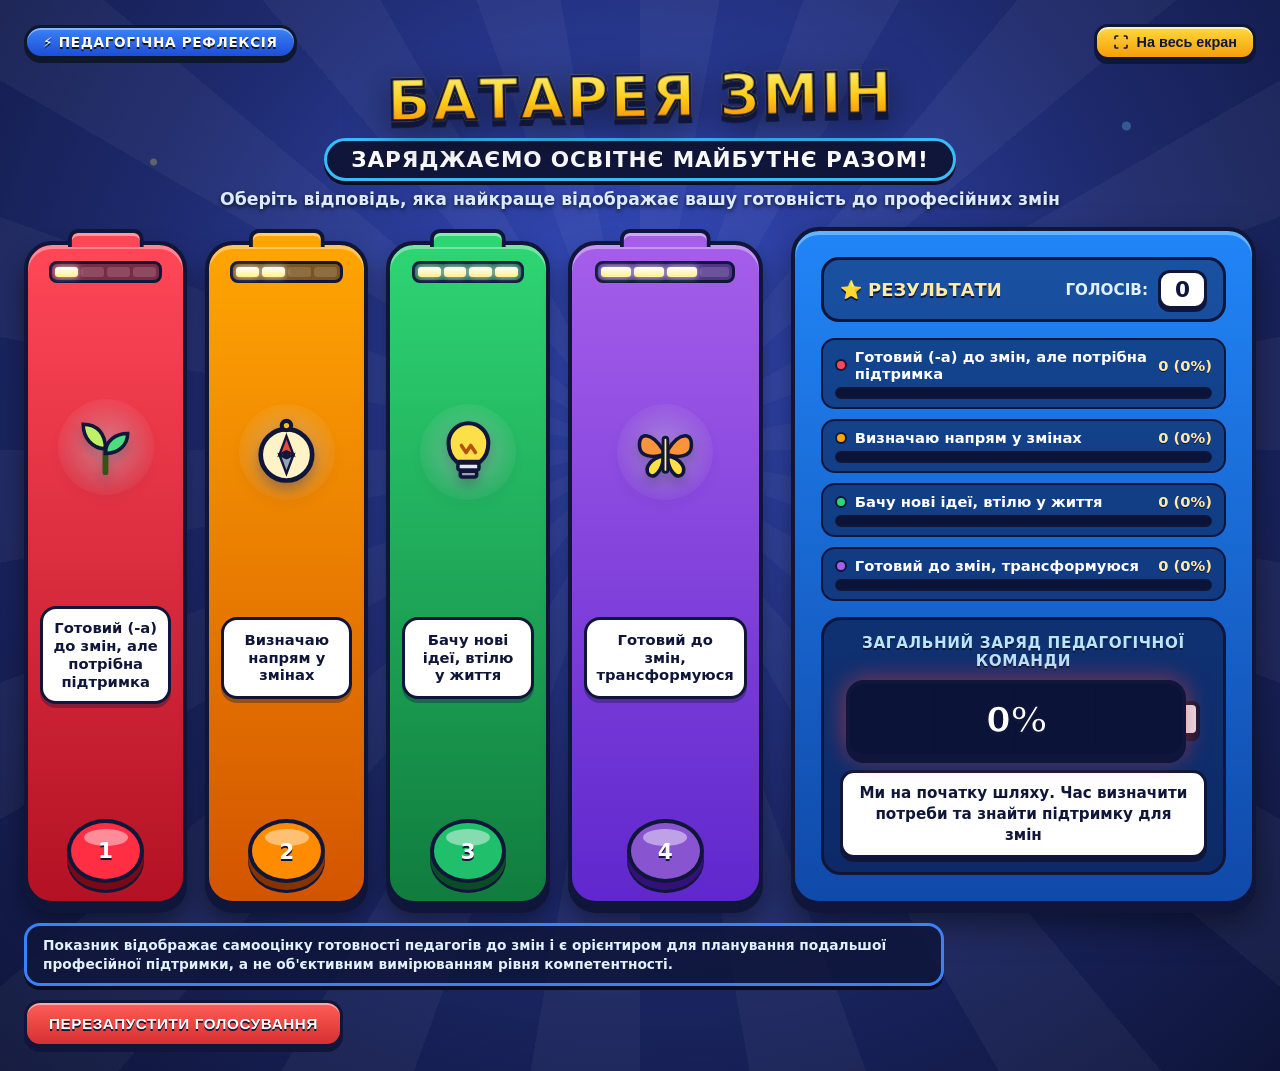
<file: public/assets/aistudio/code_artifact__3__d03e79ef.html>
<!DOCTYPE html>
<html lang="uk">
<head>
  <meta charset="UTF-8" />
  <meta name="viewport" content="width=device-width, initial-scale=1.0" />
  <title>БАТАРЕЯ ЗМІН: наскільки ми заряджені до трансформацій?</title>
  <style>
    :root {
      --bg-deep: #151c48;
      --bg-royal: #25368a;
      --gold-top: #fff275;
      --gold-mid: #ffca18;
      --gold-bot: #f5820b;
      --outline-dark: #10163a;

      /* Кольори карток-батарейок */
      --c1-top: #ff4757;
      --c1-bot: #b31224;
      --c1-btn: #ff2e43;
      --c1-shadow: #7a0915;

      --c2-top: #ffa502;
      --c2-bot: #d35400;
      --c2-btn: #ff8c00;
      --c2-shadow: #853300;

      --c3-top: #2ed573;
      --c3-bot: #107c3e;
      --c3-btn: #20bf6b;
      --c3-shadow: #084d25;

      --c4-top: #a55eea;
      --c4-bot: #5f27cd;
      --c4-btn: #8854d0;
      --c4-shadow: #341178;

      /* Синя ігрова панель статистики */
      --panel-top: #2185f7;
      --panel-bot: #1049a9;
      --panel-border: #63b3ff;

      /* Динамічні кольори загальної батареї */
      --bat-color: #ff3b30;
      --bat-color-2: #ff7675;
      --bat-glow: rgba(255, 59, 48, 0.55);
    }

    * {
      box-sizing: border-box;
      margin: 0;
      padding: 0;
      -webkit-tap-highlight-color: transparent;
    }

    body {
      font-family: "Trebuchet MS", "Arial Black", system-ui, -apple-system, sans-serif;
      background-color: var(--bg-deep);
      background-image:
        repeating-conic-gradient(
          from 0deg at 50% 42%,
          rgba(255, 255, 255, 0.04) 0deg 10deg,
          transparent 10deg 20deg
        ),
        radial-gradient(circle at 50% 35%, #374fc7 0%, #1d296b 55%, #0e1438 100%);
      color: #ffffff;
      min-height: 100vh;
      display: flex;
      flex-direction: column;
      justify-content: space-between;
      padding: clamp(12px, 2vw, 24px);
      overflow-x: hidden;
    }

    /* Декоративні зірочки / іскри на фоні */
    body::before {
      content: "";
      position: fixed;
      inset: 0;
      background-image:
        radial-gradient(circle at 12% 18%, rgba(255, 230, 100, 0.28) 0 3px, transparent 4px),
        radial-gradient(circle at 88% 14%, rgba(100, 210, 255, 0.3) 0 4px, transparent 5px),
        radial-gradient(circle at 76% 84%, rgba(255, 230, 100, 0.22) 0 3px, transparent 4px),
        radial-gradient(circle at 22% 86%, rgba(180, 130, 255, 0.25) 0 4px, transparent 5px);
      pointer-events: none;
      z-index: 0;
    }

    header, main, footer {
      position: relative;
      z-index: 1;
    }

    /* Верхня панель та ігровий заголовок */
    header {
      text-align: center;
      max-width: 1460px;
      width: 100%;
      margin: 0 auto 18px auto;
    }

    .top-bar {
      display: flex;
      justify-content: space-between;
      align-items: center;
      gap: 12px;
      margin-bottom: 4px;
    }

    .badge-pill {
      background: linear-gradient(180deg, #3b82f6 0%, #1d4ed8 100%);
      border: 3px solid #0f172a;
      box-shadow: 0 4px 0 #0f172a, inset 0 2px 0 rgba(255, 255, 255, 0.4);
      padding: 6px 16px;
      border-radius: 999px;
      font-size: 0.85rem;
      font-weight: 900;
      letter-spacing: 0.05em;
      text-transform: uppercase;
      color: #fff;
      text-shadow: 0 2px 0 #0f172a;
    }

    .fullscreen-btn {
      background: linear-gradient(180deg, #ffda3d 0%, #f59e0b 100%);
      border: 3px solid #10163a;
      box-shadow: 0 4px 0 #10163a, inset 0 2px 0 rgba(255, 255, 255, 0.65);
      color: #10163a;
      padding: 7px 16px;
      border-radius: 14px;
      font-size: 0.9rem;
      font-weight: 900;
      cursor: pointer;
      display: inline-flex;
      align-items: center;
      gap: 8px;
      transition: transform 0.12s ease, box-shadow 0.12s ease;
    }

    .fullscreen-btn:hover {
      transform: translateY(-2px);
      box-shadow: 0 6px 0 #10163a, inset 0 2px 0 rgba(255, 255, 255, 0.65);
    }

    .fullscreen-btn:active {
      transform: translateY(2px);
      box-shadow: 0 2px 0 #10163a;
    }

    .title-banner {
      display: inline-block;
      position: relative;
      padding: 4px 18px;
      transform: rotate(-1deg);
    }

    h1 {
      font-family: "Arial Black", "Impact", system-ui, sans-serif;
      font-size: clamp(2.1rem, 4.5vw, 3.7rem);
      font-weight: 900;
      letter-spacing: 0.03em;
      text-transform: uppercase;
      background: linear-gradient(180deg, var(--gold-top) 0%, var(--gold-mid) 52%, var(--gold-bot) 100%);
      -webkit-background-clip: text;
      -webkit-text-fill-color: transparent;
      -webkit-text-stroke: 2.5px var(--outline-dark);
      filter: drop-shadow(0 6px 0 var(--outline-dark)) drop-shadow(0 10px 20px rgba(0, 0, 0, 0.55));
      line-height: 1.05;
      margin-bottom: 6px;
    }

    .subtitle-ribbon {
      display: inline-block;
      background: #10163a;
      border: 3px solid #38bdf8;
      box-shadow: 0 4px 0 #090d24;
      color: #ffffff;
      font-size: clamp(1rem, 1.8vw, 1.35rem);
      font-weight: 900;
      text-transform: uppercase;
      letter-spacing: 0.04em;
      padding: 6px 24px;
      border-radius: 999px;
      margin-bottom: 8px;
    }

    .instruction {
      font-size: clamp(0.95rem, 1.35vw, 1.12rem);
      font-weight: 700;
      color: #dbeafe;
      text-shadow: 0 2px 4px rgba(0, 0, 0, 0.7);
    }

    /* Основна сітка: ліворуч 4 вертикальні батарейки, праворуч синя панель */
    main {
      max-width: 1480px;
      width: 100%;
      margin: 0 auto;
      display: grid;
      grid-template-columns: 1.35fr 0.85fr;
      gap: clamp(18px, 2.4vw, 28px);
      align-items: stretch;
      flex: 1;
    }

    /* 4 вертикальні картки-батарейки як на зразку */
    .cards-arena {
      display: grid;
      grid-template-columns: repeat(4, 1fr);
      gap: clamp(10px, 1.4vw, 18px);
      align-items: stretch;
      padding-top: 14px;
    }

    .battery-card {
      position: relative;
      display: flex;
      flex-direction: column;
      align-items: center;
      justify-content: space-between;
      border-radius: 28px;
      border: 4px solid var(--outline-dark);
      padding: 16px 12px 18px 12px;
      cursor: pointer;
      user-select: none;
      transition: transform 0.16s cubic-bezier(0.34, 1.56, 0.64, 1), filter 0.2s ease;
      box-shadow: 0 8px 0 var(--outline-dark), 0 14px 25px rgba(0, 0, 0, 0.45), inset 0 4px 0 rgba(255, 255, 255, 0.35);
      text-align: center;
      color: #ffffff;
    }

    /* Плюсовий контакт зверху кожної картки-батарейки */
    .battery-card::before {
      content: "";
      position: absolute;
      top: -16px;
      left: 50%;
      transform: translateX(-50%);
      width: 44%;
      height: 14px;
      border-radius: 10px 10px 0 0;
      border: 4px solid var(--outline-dark);
      border-bottom: none;
      box-shadow: inset 0 3px 0 rgba(255, 255, 255, 0.45);
    }

    .battery-card:hover {
      transform: translateY(-6px) scale(1.015);
      filter: brightness(1.06);
    }

    .battery-card:active, .battery-card.pulse {
      transform: translateY(4px) scale(0.97);
    }

    /* Індивідуальні градієнти 4 карток */
    .battery-card[data-key="support"] {
      background: linear-gradient(180deg, var(--c1-top) 0%, var(--c1-bot) 100%);
    }
    .battery-card[data-key="support"]::before {
      background: var(--c1-top);
    }

    .battery-card[data-key="direction"] {
      background: linear-gradient(180deg, var(--c2-top) 0%, var(--c2-bot) 100%);
    }
    .battery-card[data-key="direction"]::before {
      background: var(--c2-top);
    }

    .battery-card[data-key="ideas"] {
      background: linear-gradient(180deg, var(--c3-top) 0%, var(--c3-bot) 100%);
    }
    .battery-card[data-key="ideas"]::before {
      background: var(--c3-top);
    }

    .battery-card[data-key="transform"] {
      background: linear-gradient(180deg, var(--c4-top) 0%, var(--c4-bot) 100%);
    }
    .battery-card[data-key="transform"]::before {
      background: var(--c4-top);
    }

    /* Міні-індикатор поділок у верхній частині картки */
    .card-charge-strip {
      width: 86%;
      height: 22px;
      background: rgba(16, 22, 58, 0.55);
      border: 3px solid var(--outline-dark);
      border-radius: 8px;
      padding: 3px;
      display: grid;
      grid-template-columns: repeat(4, 1fr);
      gap: 3px;
      margin-bottom: 10px;
    }

    .card-charge-strip span {
      border-radius: 3px;
      background: rgba(255, 255, 255, 0.15);
    }

    .card-charge-strip span.lit {
      background: linear-gradient(180deg, #ffffff 0%, #fef08a 100%);
      box-shadow: 0 0 6px rgba(255, 255, 255, 0.8);
    }

    /* Ілюстрація в центрі картки */
    .card-avatar {
      width: clamp(76px, 7.5vw, 108px);
      height: clamp(76px, 7.5vw, 108px);
      background: radial-gradient(circle, rgba(255, 255, 255, 0.35) 0%, rgba(255, 255, 255, 0.05) 70%);
      border-radius: 50%;
      display: flex;
      align-items: center;
      justify-content: center;
      margin: 4px 0 10px 0;
      filter: drop-shadow(0 6px 6px rgba(16, 22, 58, 0.45));
      transition: transform 0.25s ease;
    }

    .battery-card:hover .card-avatar {
      transform: scale(1.08) rotate(-3deg);
    }

    .card-avatar svg {
      width: 78%;
      height: 78%;
    }

    /* Біла плашка з текстом відповіді як на зразку */
    .card-speech-box {
      background: #ffffff;
      color: #10163a;
      border: 3.5px solid var(--outline-dark);
      border-radius: 16px;
      padding: 10px 10px;
      width: 100%;
      min-height: 82px;
      display: flex;
      align-items: center;
      justify-content: center;
      font-size: clamp(0.9rem, 1.15vw, 1.08rem);
      font-weight: 900;
      line-height: 1.22;
      box-shadow: 0 4px 0 rgba(16, 22, 58, 0.35);
      margin-bottom: 14px;
    }

    /* Кругла об'ємна аркадна кнопка внизу кожної батарейки */
    .arcade-push-btn {
      width: clamp(64px, 6vw, 82px);
      height: clamp(54px, 5vw, 68px);
      border-radius: 50%;
      border: 4px solid var(--outline-dark);
      display: flex;
      align-items: center;
      justify-content: center;
      font-size: 1.35rem;
      font-weight: 900;
      color: #ffffff;
      text-shadow: 0 2px 0 var(--outline-dark);
      position: relative;
      transition: transform 0.1s ease, box-shadow 0.1s ease;
    }

    .arcade-push-btn::after {
      content: "";
      position: absolute;
      top: 6px;
      left: 18%;
      width: 64%;
      height: 30%;
      border-radius: 50%;
      background: rgba(255, 255, 255, 0.45);
    }

    .battery-card[data-key="support"] .arcade-push-btn {
      background: var(--c1-btn);
      box-shadow: 0 7px 0 var(--c1-shadow), 0 10px 0 var(--outline-dark);
    }
    .battery-card[data-key="direction"] .arcade-push-btn {
      background: var(--c2-btn);
      box-shadow: 0 7px 0 var(--c2-shadow), 0 10px 0 var(--outline-dark);
    }
    .battery-card[data-key="ideas"] .arcade-push-btn {
      background: var(--c3-btn);
      box-shadow: 0 7px 0 var(--c3-shadow), 0 10px 0 var(--outline-dark);
    }
    .battery-card[data-key="transform"] .arcade-push-btn {
      background: var(--c4-btn);
      box-shadow: 0 7px 0 var(--c4-shadow), 0 10px 0 var(--outline-dark);
    }

    .battery-card:active .arcade-push-btn,
    .battery-card.pulse .arcade-push-btn {
      transform: translateY(5px);
      box-shadow: 0 2px 0 var(--outline-dark);
    }

    /* Права панель результатів у стилі ігрового вікна */
    .results-board {
      background: linear-gradient(180deg, var(--panel-top) 0%, var(--panel-bot) 100%);
      border: 4px solid var(--outline-dark);
      border-radius: 28px;
      padding: clamp(18px, 2.2vw, 26px);
      box-shadow:
        0 8px 0 var(--outline-dark),
        0 18px 35px rgba(0, 0, 0, 0.5),
        inset 0 4px 0 var(--panel-border);
      display: flex;
      flex-direction: column;
      justify-content: space-between;
      gap: 16px;
    }

    .board-header {
      display: flex;
      align-items: center;
      justify-content: space-between;
      background: rgba(16, 22, 58, 0.45);
      border: 3px solid var(--outline-dark);
      border-radius: 18px;
      padding: 10px 16px;
    }

    .board-title {
      font-size: clamp(1.05rem, 1.4vw, 1.3rem);
      font-weight: 900;
      text-transform: uppercase;
      color: #ffeaa7;
      text-shadow: 0 2px 0 var(--outline-dark);
      display: flex;
      align-items: center;
      gap: 8px;
    }

    .counter-box {
      display: flex;
      align-items: center;
      gap: 10px;
      font-size: 0.95rem;
      font-weight: 800;
      color: #e0f2fe;
    }

    .total-badge {
      background: #ffffff;
      color: #10163a;
      border: 3px solid var(--outline-dark);
      border-radius: 12px;
      padding: 4px 14px;
      font-size: 1.35rem;
      font-weight: 900;
      box-shadow: 0 3px 0 var(--outline-dark);
    }

    /* Статистика по 4 категоріях */
    .stats-list {
      display: flex;
      flex-direction: column;
      gap: 10px;
    }

    .stat-row {
      background: rgba(12, 24, 68, 0.55);
      border: 2.5px solid var(--outline-dark);
      border-radius: 14px;
      padding: 8px 12px;
    }

    .stat-row-top {
      display: flex;
      justify-content: space-between;
      align-items: center;
      gap: 10px;
      margin-bottom: 5px;
      font-size: 0.92rem;
      font-weight: 800;
    }

    .stat-dot-name {
      display: flex;
      align-items: center;
      gap: 8px;
      color: #ffffff;
    }

    .stat-dot {
      width: 12px;
      height: 12px;
      min-width: 12px;
      border-radius: 50%;
      border: 2px solid var(--outline-dark);
    }

    .stat-numbers {
      font-weight: 900;
      color: #ffeaa7;
      white-space: nowrap;
      text-shadow: 0 1px 0 var(--outline-dark);
    }

    .progress-track {
      width: 100%;
      height: 12px;
      background: #0b1338;
      border: 2px solid var(--outline-dark);
      border-radius: 999px;
      overflow: hidden;
    }

    .progress-bar {
      height: 100%;
      width: 0%;
      border-radius: 999px;
      transition: width 0.5s cubic-bezier(0.22, 1, 0.36, 1);
      box-shadow: inset 0 2px 0 rgba(255, 255, 255, 0.45);
    }

    /* Головна цифрова батарея загального заряду */
    .main-battery-box {
      background: rgba(12, 24, 68, 0.65);
      border: 3px solid var(--outline-dark);
      border-radius: 20px;
      padding: 14px 16px;
      text-align: center;
    }

    .battery-label {
      font-size: 0.95rem;
      font-weight: 900;
      text-transform: uppercase;
      letter-spacing: 0.04em;
      color: #bae6fd;
      text-shadow: 0 2px 0 var(--outline-dark);
      margin-bottom: 10px;
    }

    .battery-wrapper {
      display: flex;
      align-items: center;
      justify-content: center;
      margin-bottom: 12px;
    }

    .battery-body {
      width: 100%;
      max-width: 340px;
      height: 78px;
      border: 4px solid var(--outline-dark);
      border-radius: 18px;
      padding: 5px;
      position: relative;
      background: #0b1338;
      box-shadow: 0 5px 0 var(--outline-dark), 0 0 25px var(--bat-glow);
      overflow: hidden;
      transition: box-shadow 0.5s ease;
    }

    .battery-cap {
      width: 14px;
      height: 36px;
      background: #e2e8f0;
      border: 4px solid var(--outline-dark);
      border-left: none;
      border-radius: 0 8px 8px 0;
      box-shadow: 0 4px 0 var(--outline-dark);
    }

    .battery-fill {
      height: 100%;
      width: 0%;
      border-radius: 11px;
      background: linear-gradient(180deg, var(--bat-color-2) 0%, var(--bat-color) 100%);
      transition: width 0.65s cubic-bezier(0.22, 1, 0.36, 1), background 0.5s ease;
      position: relative;
      overflow: hidden;
    }

    .battery-fill::after {
      content: "";
      position: absolute;
      inset: 0;
      background: linear-gradient(
        90deg,
        transparent 0%,
        rgba(255, 255, 255, 0.4) 50%,
        transparent 100%
      );
      animation: energySweep 2s infinite linear;
    }

    @keyframes energySweep {
      0% { transform: translateX(-100%); }
      100% { transform: translateX(100%); }
    }

    .battery-segments {
      position: absolute;
      inset: 5px;
      display: grid;
      grid-template-columns: repeat(4, 1fr);
      pointer-events: none;
      z-index: 2;
    }

    .battery-segments span {
      border-right: 3px solid rgba(11, 19, 56, 0.6);
    }
    .battery-segments span:last-child {
      border-right: none;
    }

    .battery-percentage {
      position: absolute;
      inset: 0;
      display: flex;
      align-items: center;
      justify-content: center;
      font-family: "Arial Black", system-ui, sans-serif;
      font-size: clamp(2rem, 2.8vw, 2.6rem);
      font-weight: 900;
      color: #ffffff;
      -webkit-text-stroke: 1.5px var(--outline-dark);
      text-shadow: 0 3px 0 var(--outline-dark);
      z-index: 3;
    }

    .analytic-comment {
      background: #ffffff;
      color: #10163a;
      border: 3px solid var(--outline-dark);
      border-radius: 14px;
      padding: 10px 14px;
      font-size: 0.95rem;
      font-weight: 800;
      line-height: 1.35;
      box-shadow: 0 4px 0 var(--outline-dark);
    }

    /* Підвал з інфо-плашкою як «ТВОЕ МНЕНИЕ ВАЖНО!» та кнопкою перезапуску */
    footer {
      max-width: 1480px;
      width: 100%;
      margin: 18px auto 0 auto;
      display: flex;
      flex-wrap: wrap;
      align-items: center;
      justify-content: space-between;
      gap: 14px;
    }

    .pedagogical-note {
      background: rgba(16, 22, 58, 0.85);
      border: 3px solid #3b82f6;
      box-shadow: 0 4px 0 #090d24;
      border-radius: 16px;
      padding: 10px 16px;
      font-size: 0.86rem;
      font-weight: 700;
      color: #e0f2fe;
      max-width: 920px;
      line-height: 1.35;
    }

    .reset-btn {
      background: linear-gradient(180deg, #ff5e57 0%, #d63031 100%);
      border: 3px solid var(--outline-dark);
      box-shadow: 0 5px 0 var(--outline-dark), inset 0 2px 0 rgba(255, 255, 255, 0.45);
      color: #ffffff;
      text-shadow: 0 2px 0 var(--outline-dark);
      font-weight: 900;
      font-size: 0.95rem;
      letter-spacing: 0.04em;
      padding: 12px 22px;
      border-radius: 16px;
      cursor: pointer;
      transition: transform 0.12s ease, box-shadow 0.12s ease;
    }

    .reset-btn:hover {
      transform: translateY(-2px);
      box-shadow: 0 7px 0 var(--outline-dark), inset 0 2px 0 rgba(255, 255, 255, 0.45);
    }

    .reset-btn:active {
      transform: translateY(3px);
      box-shadow: 0 2px 0 var(--outline-dark);
    }

    /* Спливаюче підтвердження голосу */
    .toast {
      position: fixed;
      top: 22px;
      left: 50%;
      transform: translateX(-50%) translateY(-120px);
      background: linear-gradient(180deg, #2ed573 0%, #10ac84 100%);
      border: 3.5px solid var(--outline-dark);
      box-shadow: 0 6px 0 var(--outline-dark), 0 12px 25px rgba(0, 0, 0, 0.5);
      color: #ffffff;
      text-shadow: 0 2px 0 var(--outline-dark);
      font-weight: 900;
      font-size: 1.15rem;
      padding: 12px 28px;
      border-radius: 999px;
      display: flex;
      align-items: center;
      gap: 10px;
      opacity: 0;
      pointer-events: none;
      transition: transform 0.32s cubic-bezier(0.34, 1.56, 0.64, 1), opacity 0.25s ease;
      z-index: 150;
    }

    .toast.show {
      transform: translateX(-50%) translateY(0);
      opacity: 1;
    }

    /* Модальне вікно підтвердження */
    .modal-backdrop {
      position: fixed;
      inset: 0;
      background: rgba(9, 13, 36, 0.82);
      backdrop-filter: blur(5px);
      display: flex;
      align-items: center;
      justify-content: center;
      padding: 20px;
      opacity: 0;
      pointer-events: none;
      transition: opacity 0.25s ease;
      z-index: 200;
    }

    .modal-backdrop.open {
      opacity: 1;
      pointer-events: auto;
    }

    .modal-card {
      background: linear-gradient(180deg, #2185f7 0%, #1049a9 100%);
      border: 4px solid var(--outline-dark);
      border-radius: 26px;
      max-width: 460px;
      width: 100%;
      padding: 28px;
      text-align: center;
      box-shadow: 0 10px 0 var(--outline-dark), 0 25px 50px rgba(0, 0, 0, 0.7);
      transform: scale(0.9);
      transition: transform 0.25s cubic-bezier(0.34, 1.56, 0.64, 1);
    }

    .modal-backdrop.open .modal-card {
      transform: scale(1);
    }

    .modal-title {
      font-size: 1.45rem;
      font-weight: 900;
      text-transform: uppercase;
      color: #ffeaa7;
      text-shadow: 0 2px 0 var(--outline-dark);
      margin-bottom: 12px;
    }

    .modal-text {
      background: #ffffff;
      color: #10163a;
      border: 3px solid var(--outline-dark);
      border-radius: 16px;
      padding: 14px;
      font-size: 1.05rem;
      font-weight: 800;
      line-height: 1.45;
      margin-bottom: 22px;
    }

    .modal-actions {
      display: flex;
      gap: 14px;
    }

    .modal-btn {
      flex: 1;
      padding: 13px 16px;
      border-radius: 14px;
      font-size: 1rem;
      font-weight: 900;
      cursor: pointer;
      border: 3px solid var(--outline-dark);
      box-shadow: 0 5px 0 var(--outline-dark);
      transition: transform 0.1s ease, box-shadow 0.1s ease;
    }

    .modal-btn:active {
      transform: translateY(3px);
      box-shadow: 0 2px 0 var(--outline-dark);
    }

    .modal-btn.cancel {
      background: #e2e8f0;
      color: #10163a;
    }

    .modal-btn.confirm {
      background: #ff3b30;
      color: #ffffff;
      text-shadow: 0 2px 0 var(--outline-dark);
    }

    /* Адаптивність */
    @media (max-width: 1150px) {
      main {
        grid-template-columns: 1fr;
      }
    }

    @media (max-width: 720px) {
      .cards-arena {
        grid-template-columns: repeat(2, 1fr);
        row-gap: 26px;
      }
      footer {
        flex-direction: column;
        align-items: stretch;
        text-align: center;
      }
    }

    @media (max-width: 420px) {
      .cards-arena {
        grid-template-columns: 1fr;
      }
    }
  </style>
</head>
<body>

  <!-- Повідомлення про врахування голосу -->
  <div id="toast" class="toast" role="status" aria-live="polite">
    <svg width="24" height="24" viewBox="0 0 24 24" fill="none" stroke="currentColor" stroke-width="3.5" stroke-linecap="round" stroke-linejoin="round">
      <polyline points="20 6 9 17 4 12"></polyline>
    </svg>
    <span>Ваш голос враховано!</span>
  </div>

  <!-- Верхня частина -->
  <header>
    <div class="top-bar">
      <span class="badge-pill">⚡ Педагогічна рефлексія</span>
      <button id="fullscreenBtn" class="fullscreen-btn" type="button" title="Повноекранний режим (клавіша F)">
        <svg width="16" height="16" viewBox="0 0 24 24" fill="none" stroke="currentColor" stroke-width="2.5">
          <path d="M8 3H5a2 2 0 0 0-2 2v3m18 0V5a2 2 0 0 0-2-2h-3m0 18h3a2 2 0 0 0 2-2v-3M3 16v3a2 2 0 0 0 2 2h3"/>
        </svg>
        <span id="fullscreenText">На весь екран</span>
      </button>
    </div>

    <div class="title-banner">
      <h1>БАТАРЕЯ ЗМІН</h1>
    </div>
    <div>
      <span class="subtitle-ribbon">Заряджаємо освітнє майбутнє разом!</span>
    </div>
    <p class="instruction">Оберіть відповідь, яка найкраще відображає вашу готовність до професійних змін</p>
  </header>

  <!-- Основний екран -->
  <main>
    <!-- Ліва частина: 4 вертикальні батарейки-кнопки -->
    <section class="cards-arena" aria-label="Варіанти відповіді">
      <!-- Кнопка 1: Вага 0% -->
      <div class="battery-card" role="button" tabindex="0" data-key="support">
        <div class="card-charge-strip" aria-hidden="true">
          <span class="lit"></span><span></span><span></span><span></span>
        </div>
        <div class="card-avatar">
          <!-- Росток -->
          <svg viewBox="0 0 64 64" fill="none">
            <path d="M32 54V32" stroke="#365314" stroke-width="5" stroke-linecap="round"/>
            <path d="M32 34C21 34 13 25 13 13C25 13 32 21 32 34Z" fill="#bef264" stroke="#10163a" stroke-width="3"/>
            <path d="M32 38C43 38 51 31 51 21C41 21 32 27 32 38Z" fill="#4ade80" stroke="#10163a" stroke-width="3"/>
          </svg>
        </div>
        <div class="card-speech-box">
          Готовий (-а) до змін, але потрібна підтримка
        </div>
        <div class="arcade-push-btn" aria-hidden="true">1</div>
      </div>

      <!-- Кнопка 2: Вага 33% -->
      <div class="battery-card" role="button" tabindex="0" data-key="direction">
        <div class="card-charge-strip" aria-hidden="true">
          <span class="lit"></span><span class="lit"></span><span></span><span></span>
        </div>
        <div class="card-avatar">
          <!-- Компас -->
          <svg viewBox="0 0 64 64" fill="none">
            <circle cx="32" cy="34" r="22" fill="#fef3c7" stroke="#10163a" stroke-width="4"/>
            <circle cx="32" cy="9" r="4" stroke="#10163a" stroke-width="3.5" fill="#fbbf24"/>
            <polygon points="32,18 38,34 32,31 26,34" fill="#ef4444" stroke="#10163a" stroke-width="2"/>
            <polygon points="32,50 38,34 32,37 26,34" fill="#94a3b8" stroke="#10163a" stroke-width="2"/>
            <circle cx="32" cy="34" r="3.5" fill="#10163a"/>
          </svg>
        </div>
        <div class="card-speech-box">
          Визначаю напрям у змінах
        </div>
        <div class="arcade-push-btn" aria-hidden="true">2</div>
      </div>

      <!-- Кнопка 3: Вага 100% -->
      <div class="battery-card" role="button" tabindex="0" data-key="ideas">
        <div class="card-charge-strip" aria-hidden="true">
          <span class="lit"></span><span class="lit"></span><span class="lit"></span><span class="lit"></span>
        </div>
        <div class="card-avatar">
          <!-- Лампочка -->
          <svg viewBox="0 0 64 64" fill="none">
            <path d="M22 40C17 36 15 30 15 24C15 14.6 22.6 7 32 7C41.4 7 49 14.6 49 24C49 30 47 36 42 40H22Z" fill="#fde047" stroke="#10163a" stroke-width="3.5"/>
            <path d="M26 26L30 32L34 26L38 32" stroke="#b45309" stroke-width="3" stroke-linecap="round" stroke-linejoin="round"/>
            <rect x="23" y="41" width="18" height="6" rx="2" fill="#e2e8f0" stroke="#10163a" stroke-width="3"/>
            <rect x="25" y="48" width="14" height="5" rx="2" fill="#94a3b8" stroke="#10163a" stroke-width="3"/>
          </svg>
        </div>
        <div class="card-speech-box">
          Бачу нові ідеї, втілю у життя
        </div>
        <div class="arcade-push-btn" aria-hidden="true">3</div>
      </div>

      <!-- Кнопка 4: Вага 67% -->
      <div class="battery-card" role="button" tabindex="0" data-key="transform">
        <div class="card-charge-strip" aria-hidden="true">
          <span class="lit"></span><span class="lit"></span><span class="lit"></span><span></span>
        </div>
        <div class="card-avatar">
          <!-- Метелик -->
          <svg viewBox="0 0 64 64" fill="none">
            <path d="M30 30C20 14 8 14 10 28C11 35 20 37 30 34Z" fill="#fb923c" stroke="#10163a" stroke-width="3"/>
            <path d="M34 30C44 14 56 14 54 28C53 35 44 37 34 34Z" fill="#fb923c" stroke="#10163a" stroke-width="3"/>
            <path d="M30 35C20 37 13 45 18 51C23 55 29 47 30 38Z" fill="#fde047" stroke="#10163a" stroke-width="3"/>
            <path d="M34 35C44 37 51 45 46 51C41 55 35 47 34 38Z" fill="#fde047" stroke="#10163a" stroke-width="3"/>
            <rect x="30" y="19" width="4" height="30" rx="2" fill="#fef08a" stroke="#10163a" stroke-width="2.5"/>
          </svg>
        </div>
        <div class="card-speech-box">
          Готовий до змін, трансформуюся
        </div>
        <div class="arcade-push-btn" aria-hidden="true">4</div>
      </div>
    </section>

    <!-- Права частина: Ігрове табло статистики та загальної батареї -->
    <section class="results-board" aria-label="Результати та рівень заряду">
      <div class="board-header">
        <div class="board-title">⭐ РЕЗУЛЬТАТИ</div>
        <div class="counter-box">
          <span>ГОЛОСІВ:</span>
          <span class="total-badge" id="totalVotes">0</span>
        </div>
      </div>

      <!-- Список статистики по 4 категоріях -->
      <div class="stats-list">
        <div class="stat-row">
          <div class="stat-row-top">
            <span class="stat-dot-name">
              <span class="stat-dot" style="background: var(--c1-top);"></span>
              <span>Готовий (-а) до змін, але потрібна підтримка</span>
            </span>
            <span class="stat-numbers" id="stat-support">0 (0%)</span>
          </div>
          <div class="progress-track">
            <div class="progress-bar" id="bar-support" style="background: var(--c1-top);"></div>
          </div>
        </div>

        <div class="stat-row">
          <div class="stat-row-top">
            <span class="stat-dot-name">
              <span class="stat-dot" style="background: var(--c2-top);"></span>
              <span>Визначаю напрям у змінах</span>
            </span>
            <span class="stat-numbers" id="stat-direction">0 (0%)</span>
          </div>
          <div class="progress-track">
            <div class="progress-bar" id="bar-direction" style="background: var(--c2-top);"></div>
          </div>
        </div>

        <div class="stat-row">
          <div class="stat-row-top">
            <span class="stat-dot-name">
              <span class="stat-dot" style="background: var(--c3-top);"></span>
              <span>Бачу нові ідеї, втілю у життя</span>
            </span>
            <span class="stat-numbers" id="stat-ideas">0 (0%)</span>
          </div>
          <div class="progress-track">
            <div class="progress-bar" id="bar-ideas" style="background: var(--c3-top);"></div>
          </div>
        </div>

        <div class="stat-row">
          <div class="stat-row-top">
            <span class="stat-dot-name">
              <span class="stat-dot" style="background: var(--c4-top);"></span>
              <span>Готовий до змін, трансформуюся</span>
            </span>
            <span class="stat-numbers" id="stat-transform">0 (0%)</span>
          </div>
          <div class="progress-track">
            <div class="progress-bar" id="bar-transform" style="background: var(--c4-top);"></div>
          </div>
        </div>
      </div>

      <!-- Загальна батарея команди -->
      <div class="main-battery-box">
        <div class="battery-label">Загальний заряд педагогічної команди</div>
        <div class="battery-wrapper">
          <div class="battery-body" id="batteryBody">
            <div class="battery-fill" id="batteryFill"></div>
            <div class="battery-segments">
              <span></span><span></span><span></span><span></span>
            </div>
            <div class="battery-percentage" id="batteryPercent">0%</div>
          </div>
          <div class="battery-cap" id="batteryCap"></div>
        </div>
        <div class="analytic-comment" id="analyticComment">
          Ми на початку шляху. Час визначити потреби та знайти підтримку для змін
        </div>
      </div>
    </section>
  </main>

  <!-- Нижня частина -->
  <footer>
    <p class="pedagogical-note">
      Показник відображає самооцінку готовності педагогів до змін і є орієнтиром для планування подальшої професійної підтримки, а не об'єктивним вимірюванням рівня компетентності.
    </p>
    <button id="openResetModalBtn" class="reset-btn" type="button">
      ПЕРЕЗАПУСТИТИ ГОЛОСУВАННЯ
    </button>
  </footer>

  <!-- Модальне вікно підтвердження перезапуску -->
  <div id="resetModal" class="modal-backdrop" role="dialog" aria-modal="true" aria-labelledby="modalTitle">
    <div class="modal-card">
      <h2 id="modalTitle" class="modal-title">Підтвердження дії</h2>
      <p class="modal-text">
        Ви впевнені, що хочете очистити всі результати голосування? Цю дію неможливо скасувати.
      </p>
      <div class="modal-actions">
        <button id="cancelResetBtn" class="modal-btn cancel" type="button">Скасувати</button>
        <button id="confirmResetBtn" class="modal-btn confirm" type="button">Так, очистити</button>
      </div>
    </div>
  </div>

  <script>
    (function () {
      const STORAGE_KEY = "battery_of_changes_votes_v1";

      // Математичні ваги строго прив'язані до категорій, а не до порядку кнопок:
      // support ("Готовий (-а) до змін, але потрібна підтримка") = 0
      // direction ("Визначаю напрям у змінах") = 33
      // transform ("Готовий до змін, трансформуюся") = 67
      // ideas ("Бачу нові ідеї, втілю у життя") = 100
      const WEIGHTS = {
        support: 0,
        direction: 33,
        transform: 67,
        ideas: 100
      };

      const CATEGORIES = ["support", "direction", "ideas", "transform"];

      let votes = {
        support: 0,
        direction: 0,
        ideas: 0,
        transform: 0
      };

      // Завантаження та перевірка даних із localStorage
      function loadVotes() {
        try {
          const raw = localStorage.getItem(STORAGE_KEY);
          if (!raw) return;
          const parsed = JSON.parse(raw);
          if (typeof parsed !== "object" || parsed === null) return;

          CATEGORIES.forEach((key) => {
            const val = Number(parsed[key]);
            votes[key] = Number.isInteger(val) && val >= 0 ? val : 0;
          });
        } catch (e) {
          votes = { support: 0, direction: 0, ideas: 0, transform: 0 };
        }
      }

      // Збереження даних у localStorage
      function saveVotes() {
        try {
          localStorage.setItem(STORAGE_KEY, JSON.stringify(votes));
        } catch (e) {}
      }

      // Оновлення кольору батареї та аналітичного коментаря
      function updateBatteryAppearance(charge) {
        const root = document.documentElement;
        const commentEl = document.getElementById("analyticComment");

        if (charge <= 25) {
          root.style.setProperty("--bat-color", "#ff3b30");
          root.style.setProperty("--bat-color-2", "#ff7675");
          root.style.setProperty("--bat-glow", "rgba(255, 59, 48, 0.55)");
          commentEl.textContent = "Ми на початку шляху. Час визначити потреби та знайти підтримку для змін";
        } else if (charge <= 50) {
          root.style.setProperty("--bat-color", "#f59e0b");
          root.style.setProperty("--bat-color-2", "#fde047");
          root.style.setProperty("--bat-glow", "rgba(245, 158, 11, 0.55)");
          commentEl.textContent = "Ми досліджуємо нові можливості. Наступний крок — перетворити ідеї на конкретні дії";
        } else if (charge <= 75) {
          root.style.setProperty("--bat-color", "#0ea5e9");
          root.style.setProperty("--bat-color-2", "#7dd3fc");
          root.style.setProperty("--bat-glow", "rgba(14, 165, 233, 0.6)");
          commentEl.textContent = "Команда набирає енергію! Уже є готовність експериментувати та впроваджувати нові підходи";
        } else {
          root.style.setProperty("--bat-color", "#10b981");
          root.style.setProperty("--bat-color-2", "#6ee7b7");
          root.style.setProperty("--bat-glow", "rgba(16, 185, 129, 0.65)");
          commentEl.textContent = "Потужний заряд! Ми відкриті до змін, нових ідей та освітніх трансформацій";
        }
      }

      // Оновлення інтерфейсу
      function render() {
        const total =
          votes.support +
          votes.direction +
          votes.transform +
          votes.ideas;

        document.getElementById("totalVotes").textContent = total;

        CATEGORIES.forEach((key) => {
          const count = votes[key];
          const percent = total === 0 ? 0 : Math.round((count / total) * 100);
          document.getElementById(`stat-${key}`).textContent = `${count} (${percent}%)`;
          document.getElementById(`bar-${key}`).style.width = `${percent}%`;
        });

        let charge = 0;
        if (total > 0) {
          const weightedSum =
            votes.support * WEIGHTS.support +
            votes.direction * WEIGHTS.direction +
            votes.transform * WEIGHTS.transform +
            votes.ideas * WEIGHTS.ideas;
          charge = Math.round(weightedSum / total);
        }

        document.getElementById("batteryFill").style.width = `${charge}%`;
        document.getElementById("batteryPercent").textContent = `${charge}%`;
        updateBatteryAppearance(charge);
      }

      // Повідомлення про врахування голосу
      let toastTimer = null;
      function showToast() {
        const toast = document.getElementById("toast");
        toast.classList.add("show");
        clearTimeout(toastTimer);
        toastTimer = setTimeout(() => {
          toast.classList.remove("show");
        }, 1700);
      }

      // Голосування
      function castVote(key) {
        if (!Object.prototype.hasOwnProperty.call(votes, key)) return;
        votes[key] += 1;
        saveVotes();
        render();
        showToast();
      }

      // Обробники натискання карток-батарейок
      const voteCards = document.querySelectorAll(".battery-card");
      voteCards.forEach((card) => {
        const triggerVote = () => {
          const key = card.getAttribute("data-key");
          card.classList.remove("pulse");
          void card.offsetWidth;
          card.classList.add("pulse");
          castVote(key);
        };

        card.addEventListener("click", triggerVote);
        card.addEventListener("keydown", (e) => {
          if (e.key === "Enter" || e.key === " ") {
            e.preventDefault();
            triggerVote();
          }
        });
      });

      // Керування з клавіатури (1, 2, 3, 4 та F)
      const resetModal = document.getElementById("resetModal");
      document.addEventListener("keydown", (event) => {
        if (resetModal.classList.contains("open")) {
          if (event.key === "Escape") {
            closeModal();
          }
          return;
        }

        const keyMap = {
          "1": "support",
          "2": "direction",
          "3": "ideas",
          "4": "transform"
        };

        if (keyMap[event.key]) {
          const targetKey = keyMap[event.key];
          const card = document.querySelector(`.battery-card[data-key="${targetKey}"]`);
          if (card) {
            card.classList.remove("pulse");
            void card.offsetWidth;
            card.classList.add("pulse");
          }
          castVote(targetKey);
        } else if (event.key.toLowerCase() === "f" || event.key.toLowerCase() === "а") {
          toggleFullscreen();
        }
      });

      // Повноекранний режим
      const fullscreenBtn = document.getElementById("fullscreenBtn");
      const fullscreenText = document.getElementById("fullscreenText");

      function toggleFullscreen() {
        if (!document.fullscreenElement) {
          document.documentElement.requestFullscreen().catch(() => {});
        } else {
          document.exitFullscreen().catch(() => {});
        }
      }

      fullscreenBtn.addEventListener("click", toggleFullscreen);

      document.addEventListener("fullscreenchange", () => {
        fullscreenText.textContent = document.fullscreenElement
          ? "Вийти з повного екрана"
          : "На весь екран";
      });

      // Модальне вікно підтвердження скидання
      const openResetModalBtn = document.getElementById("openResetModalBtn");
      const cancelResetBtn = document.getElementById("cancelResetBtn");
      const confirmResetBtn = document.getElementById("confirmResetBtn");

      function openModal() {
        resetModal.classList.add("open");
      }

      function closeModal() {
        resetModal.classList.remove("open");
      }

      openResetModalBtn.addEventListener("click", openModal);
      cancelResetBtn.addEventListener("click", closeModal);

      resetModal.addEventListener("click", (event) => {
        if (event.target === resetModal) {
          closeModal();
        }
      });

      confirmResetBtn.addEventListener("click", () => {
        votes = { support: 0, direction: 0, ideas: 0, transform: 0 };
        try {
          localStorage.removeItem(STORAGE_KEY);
        } catch (e) {}
        render();
        closeModal();
      });

      // Запуск
      loadVotes();
      render();
    })();
  </script>
</body>
</html>
</file>
